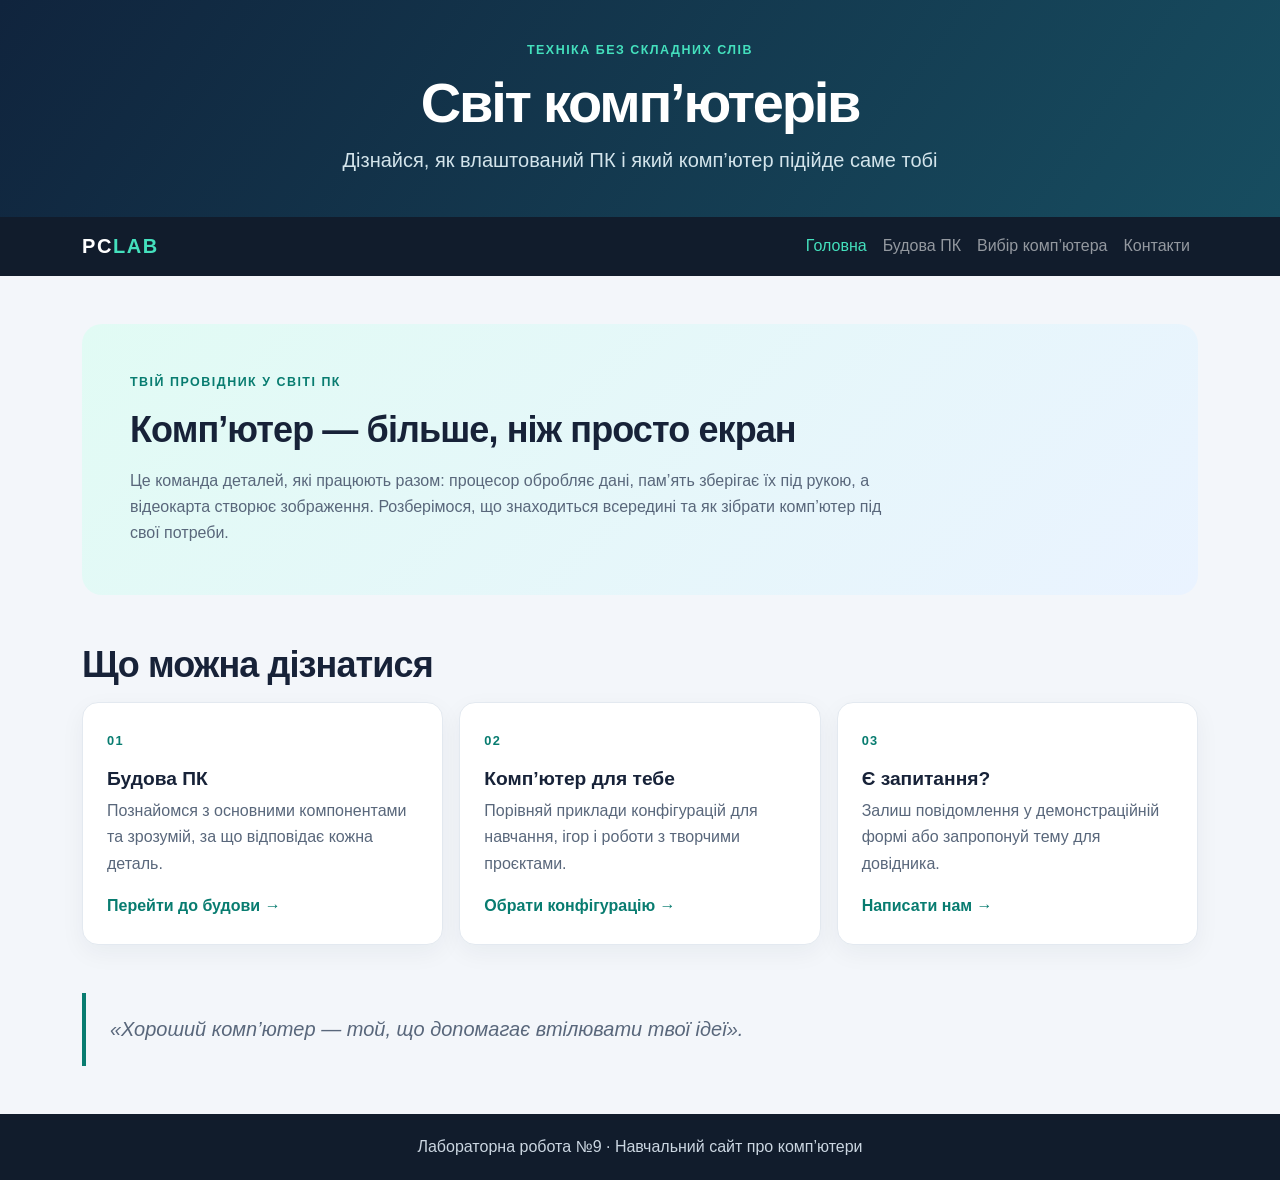
<file: index.html>
<!DOCTYPE html>
<html lang="uk">
<head>
<meta charset="utf-8">
<meta name="viewport" content="width=device-width, initial-scale=1">
<meta name="description" content="Зрозумілий довідник про комп'ютери, їхні компоненти та вибір ПК для різних завдань.">
<title>Головна | Світ комп’ютерів</title>
<link rel="stylesheet" href="https://cdn.jsdelivr.net/npm/bootstrap@5.3.3/dist/css/bootstrap.min.css">
<link rel="stylesheet" href="styles.css">
</head>
<body>
<header class="site-header text-center">
<div class="container">
<p class="eyebrow mb-2">ТЕХНІКА БЕЗ СКЛАДНИХ СЛІВ</p>
<h1>Світ комп’ютерів</h1>
<p class="lead mb-0">Дізнайся, як влаштований ПК і який комп’ютер підійде саме тобі</p>
</div>
</header>
<nav class="navbar navbar-expand-md navbar-dark bg-dark">
<div class="container">
<a class="navbar-brand" href="index.html">PC<span>LAB</span></a>
<button class="navbar-toggler" type="button" data-bs-toggle="collapse" data-bs-target="#menu" aria-controls="menu" aria-expanded="false" aria-label="Відкрити меню">
<span class="navbar-toggler-icon"></span>
</button>
<div class="collapse navbar-collapse" id="menu">
<ul class="navbar-nav ms-auto"><li class="nav-item"><a class="nav-link active" aria-current="page" href="index.html">Головна</a></li><li class="nav-item"><a class="nav-link" href="basics.html">Будова ПК</a></li><li class="nav-item"><a class="nav-link" href="labs.html">Вибір комп’ютера</a></li><li class="nav-item"><a class="nav-link" href="contacts.html">Контакти</a></li></ul>
</div>
</div>
</nav>
<main class="container my-4 my-lg-5">
<article>
<section class="intro-panel mb-4 mb-lg-5" id="intro">
<p class="eyebrow">ТВІЙ ПРОВІДНИК У СВІТІ ПК</p>
<h2>Комп’ютер — більше, ніж просто екран</h2>
<p class="mb-0">Це команда деталей, які працюють разом: процесор обробляє дані, пам’ять зберігає їх під рукою, а відеокарта створює зображення. Розберімося, що знаходиться всередині та як зібрати комп’ютер під свої потреби.</p>
</section>
<h2>Що можна дізнатися</h2>
<div class="row g-3">
<div class="col-md-4">
<section class="topic-card h-100">
<span class="topic-number">01</span>
<h3>Будова ПК</h3>
<p>Познайомся з основними компонентами та зрозумій, за що відповідає кожна деталь.</p>
<a href="basics.html">Перейти до будови <span aria-hidden="true">→</span></a>
</section>
</div>
<div class="col-md-4">
<section class="topic-card h-100">
<span class="topic-number">02</span>
<h3>Комп’ютер для тебе</h3>
<p>Порівняй приклади конфігурацій для навчання, ігор і роботи з творчими проєктами.</p>
<a href="labs.html">Обрати конфігурацію <span aria-hidden="true">→</span></a>
</section>
</div>
<div class="col-md-4">
<section class="topic-card h-100">
<span class="topic-number">03</span>
<h3>Є запитання?</h3>
<p>Залиш повідомлення у демонстраційній формі або запропонуй тему для довідника.</p>
<a href="contacts.html">Написати нам <span aria-hidden="true">→</span></a>
</section>
</div>
</div>
<blockquote class="blockquote feature-quote mt-4 mt-lg-5">
<p class="mb-0">«Хороший комп’ютер — той, що допомагає втілювати твої ідеї».</p>
</blockquote>
</article>
</main>
<footer class="site-footer text-center">
<p class="mb-0">Лабораторна робота №9 · Навчальний сайт про комп’ютери</p>
</footer>
<script src="https://cdn.jsdelivr.net/npm/bootstrap@5.3.3/dist/js/bootstrap.bundle.min.js"></script>
</body>
</html>
</file>
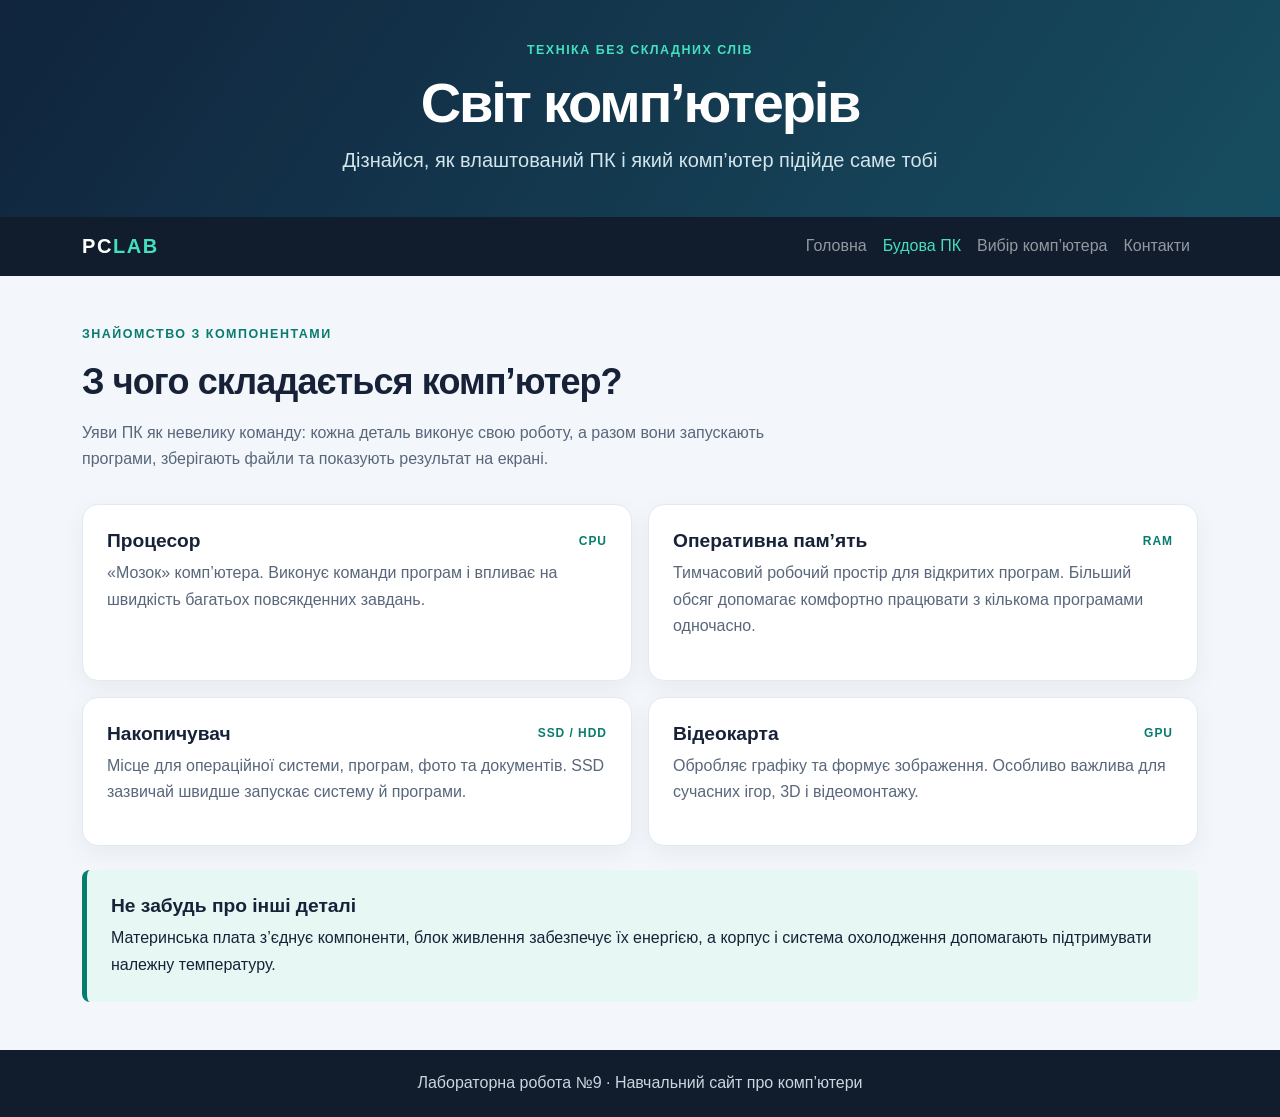
<file: basics.html>
<!DOCTYPE html>
<html lang="uk">
<head>
<meta charset="utf-8">
<meta name="viewport" content="width=device-width, initial-scale=1">
<meta name="description" content="Коротко про основні компоненти персонального комп'ютера та їхні функції.">
<title>Будова ПК | Світ комп’ютерів</title>
<link rel="stylesheet" href="https://cdn.jsdelivr.net/npm/bootstrap@5.3.3/dist/css/bootstrap.min.css">
<link rel="stylesheet" href="styles.css">
</head>
<body>
<header class="site-header text-center">
<div class="container">
<p class="eyebrow mb-2">ТЕХНІКА БЕЗ СКЛАДНИХ СЛІВ</p>
<h1>Світ комп’ютерів</h1>
<p class="lead mb-0">Дізнайся, як влаштований ПК і який комп’ютер підійде саме тобі</p>
</div>
</header>
<nav class="navbar navbar-expand-md navbar-dark bg-dark">
<div class="container">
<a class="navbar-brand" href="index.html">PC<span>LAB</span></a>
<button class="navbar-toggler" type="button" data-bs-toggle="collapse" data-bs-target="#menu" aria-controls="menu" aria-expanded="false" aria-label="Відкрити меню">
<span class="navbar-toggler-icon"></span>
</button>
<div class="collapse navbar-collapse" id="menu">
<ul class="navbar-nav ms-auto"><li class="nav-item"><a class="nav-link" href="index.html">Головна</a></li><li class="nav-item"><a class="nav-link active" aria-current="page" href="basics.html">Будова ПК</a></li><li class="nav-item"><a class="nav-link" href="labs.html">Вибір комп’ютера</a></li><li class="nav-item"><a class="nav-link" href="contacts.html">Контакти</a></li></ul>
</div>
</div>
</nav>
<main class="container my-4 my-lg-5">
<article>
<p class="eyebrow">ЗНАЙОМСТВО З КОМПОНЕНТАМИ</p>
<h2>З чого складається комп’ютер?</h2>
<p class="page-lead">Уяви ПК як невелику команду: кожна деталь виконує свою роботу, а разом вони запускають програми, зберігають файли та показують результат на екрані.</p>
<div class="row g-3 mt-2">
<div class="col-md-6">
<section class="component-card h-100">
<h3>Процесор <span>CPU</span></h3>
<p>«Мозок» комп’ютера. Виконує команди програм і впливає на швидкість багатьох повсякденних завдань.</p>
</section>
</div>
<div class="col-md-6">
<section class="component-card h-100">
<h3>Оперативна пам’ять <span>RAM</span></h3>
<p>Тимчасовий робочий простір для відкритих програм. Більший обсяг допомагає комфортно працювати з кількома програмами одночасно.</p>
</section>
</div>
<div class="col-md-6">
<section class="component-card h-100">
<h3>Накопичувач <span>SSD / HDD</span></h3>
<p>Місце для операційної системи, програм, фото та документів. SSD зазвичай швидше запускає систему й програми.</p>
</section>
</div>
<div class="col-md-6">
<section class="component-card h-100">
<h3>Відеокарта <span>GPU</span></h3>
<p>Обробляє графіку та формує зображення. Особливо важлива для сучасних ігор, 3D і відеомонтажу.</p>
</section>
</div>
</div>
<section class="tip-panel mt-4">
<h3>Не забудь про інші деталі</h3>
<p class="mb-0">Материнська плата з’єднує компоненти, блок живлення забезпечує їх енергією, а корпус і система охолодження допомагають підтримувати належну температуру.</p>
</section>
</article>
</main>
<footer class="site-footer text-center">
<p class="mb-0">Лабораторна робота №9 · Навчальний сайт про комп’ютери</p>
</footer>
<script src="https://cdn.jsdelivr.net/npm/bootstrap@5.3.3/dist/js/bootstrap.bundle.min.js"></script>
</body>
</html>
</file>
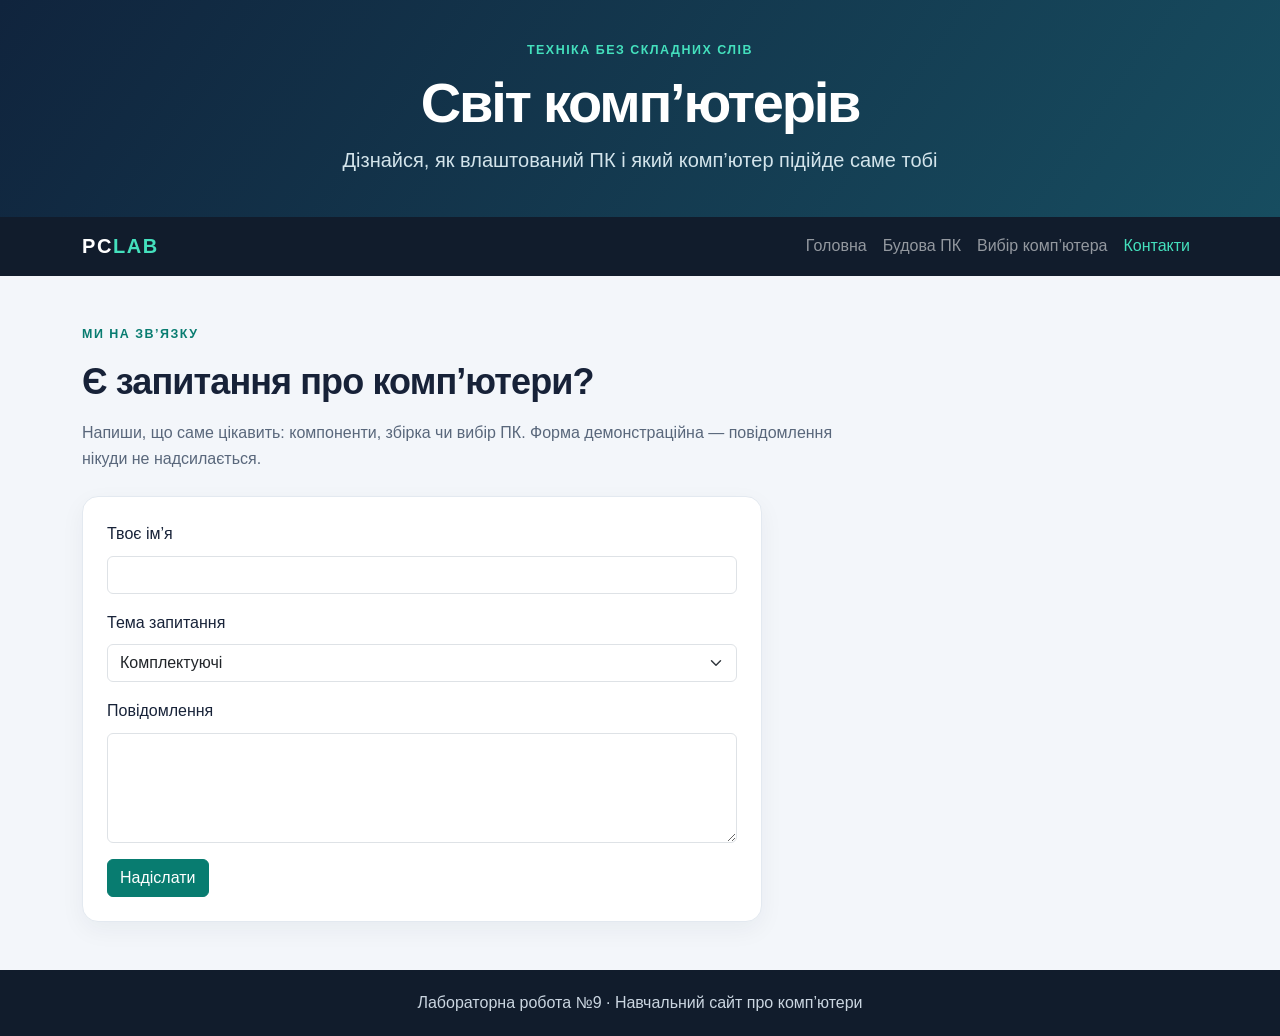
<file: contacts.html>
<!DOCTYPE html>
<html lang="uk">
<head>
<meta charset="utf-8">
<meta name="viewport" content="width=device-width, initial-scale=1">
<meta name="description" content="Постав запитання про комп'ютери або запропонуй тему для довідника.">
<title>Контакти | Світ комп’ютерів</title>
<link rel="stylesheet" href="https://cdn.jsdelivr.net/npm/bootstrap@5.3.3/dist/css/bootstrap.min.css">
<link rel="stylesheet" href="styles.css">
</head>
<body>
<header class="site-header text-center">
<div class="container">
<p class="eyebrow mb-2">ТЕХНІКА БЕЗ СКЛАДНИХ СЛІВ</p>
<h1>Світ комп’ютерів</h1>
<p class="lead mb-0">Дізнайся, як влаштований ПК і який комп’ютер підійде саме тобі</p>
</div>
</header>
<nav class="navbar navbar-expand-md navbar-dark bg-dark">
<div class="container">
<a class="navbar-brand" href="index.html">PC<span>LAB</span></a>
<button class="navbar-toggler" type="button" data-bs-toggle="collapse" data-bs-target="#menu" aria-controls="menu" aria-expanded="false" aria-label="Відкрити меню">
<span class="navbar-toggler-icon"></span>
</button>
<div class="collapse navbar-collapse" id="menu">
<ul class="navbar-nav ms-auto"><li class="nav-item"><a class="nav-link" href="index.html">Головна</a></li><li class="nav-item"><a class="nav-link" href="basics.html">Будова ПК</a></li><li class="nav-item"><a class="nav-link" href="labs.html">Вибір комп’ютера</a></li><li class="nav-item"><a class="nav-link active" aria-current="page" href="contacts.html">Контакти</a></li></ul>
</div>
</div>
</nav>
<main class="container my-4 my-lg-5">
<article>
<p class="eyebrow">МИ НА ЗВ’ЯЗКУ</p>
<h2>Є запитання про комп’ютери?</h2>
<p class="page-lead">Напиши, що саме цікавить: компоненти, збірка чи вибір ПК. Форма демонстраційна — повідомлення нікуди не надсилається.</p>
<form action="#" method="get" class="contact-form mt-4">
<div class="mb-3">
<label for="name" class="form-label">Твоє ім’я</label>
<input type="text" class="form-control" id="name" name="name" autocomplete="name" required>
</div>
<div class="mb-3">
<label for="topic" class="form-label">Тема запитання</label>
<select class="form-select" id="topic" name="topic">
<option value="components">Комплектуючі</option>
<option value="build">Збірка комп’ютера</option>
<option value="other">Інше</option>
</select>
</div>
<div class="mb-3">
<label for="question" class="form-label">Повідомлення</label>
<textarea class="form-control" id="question" name="question" rows="4" required></textarea>
</div>
<button type="submit" class="btn btn-primary">Надіслати</button>
</form>
</article>
</main>
<footer class="site-footer text-center">
<p class="mb-0">Лабораторна робота №9 · Навчальний сайт про комп’ютери</p>
</footer>
<script src="https://cdn.jsdelivr.net/npm/bootstrap@5.3.3/dist/js/bootstrap.bundle.min.js"></script>
</body>
</html>
</file>
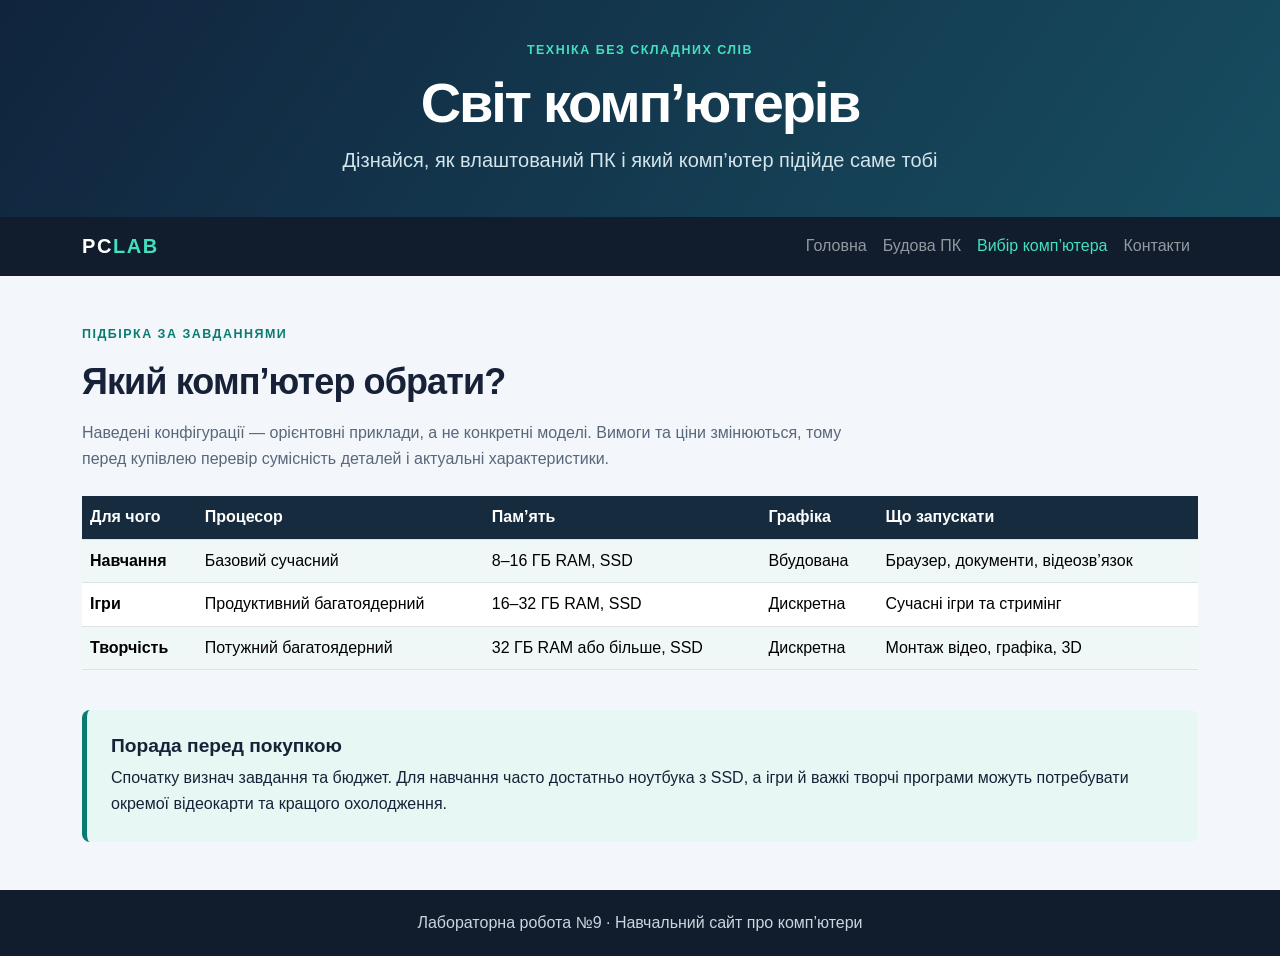
<file: labs.html>
<!DOCTYPE html>
<html lang="uk">
<head>
<meta charset="utf-8">
<meta name="viewport" content="width=device-width, initial-scale=1">
<meta name="description" content="Порівняння прикладів комп'ютерів для навчання, ігор і творчої роботи.">
<title>Вибір комп’ютера | Світ комп’ютерів</title>
<link rel="stylesheet" href="https://cdn.jsdelivr.net/npm/bootstrap@5.3.3/dist/css/bootstrap.min.css">
<link rel="stylesheet" href="styles.css">
</head>
<body>
<header class="site-header text-center">
<div class="container">
<p class="eyebrow mb-2">ТЕХНІКА БЕЗ СКЛАДНИХ СЛІВ</p>
<h1>Світ комп’ютерів</h1>
<p class="lead mb-0">Дізнайся, як влаштований ПК і який комп’ютер підійде саме тобі</p>
</div>
</header>
<nav class="navbar navbar-expand-md navbar-dark bg-dark">
<div class="container">
<a class="navbar-brand" href="index.html">PC<span>LAB</span></a>
<button class="navbar-toggler" type="button" data-bs-toggle="collapse" data-bs-target="#menu" aria-controls="menu" aria-expanded="false" aria-label="Відкрити меню">
<span class="navbar-toggler-icon"></span>
</button>
<div class="collapse navbar-collapse" id="menu">
<ul class="navbar-nav ms-auto"><li class="nav-item"><a class="nav-link" href="index.html">Головна</a></li><li class="nav-item"><a class="nav-link" href="basics.html">Будова ПК</a></li><li class="nav-item"><a class="nav-link active" aria-current="page" href="labs.html">Вибір комп’ютера</a></li><li class="nav-item"><a class="nav-link" href="contacts.html">Контакти</a></li></ul>
</div>
</div>
</nav>
<main class="container my-4 my-lg-5">
<article>
<p class="eyebrow">ПІДБІРКА ЗА ЗАВДАННЯМИ</p>
<h2>Який комп’ютер обрати?</h2>
<p class="page-lead">Наведені конфігурації — орієнтовні приклади, а не конкретні моделі. Вимоги та ціни змінюються, тому перед купівлею перевір сумісність деталей і актуальні характеристики.</p>
<div class="table-responsive mt-4">
<table class="table table-striped table-hover align-middle">
<thead>
<tr><th scope="col">Для чого</th><th scope="col">Процесор</th><th scope="col">Пам’ять</th><th scope="col">Графіка</th><th scope="col">Що запускати</th></tr>
</thead>
<tbody>
<tr><th scope="row">Навчання</th><td>Базовий сучасний</td><td>8–16 ГБ RAM, SSD</td><td>Вбудована</td><td>Браузер, документи, відеозв’язок</td></tr>
<tr><th scope="row">Ігри</th><td>Продуктивний багатоядерний</td><td>16–32 ГБ RAM, SSD</td><td>Дискретна</td><td>Сучасні ігри та стримінг</td></tr>
<tr><th scope="row">Творчість</th><td>Потужний багатоядерний</td><td>32 ГБ RAM або більше, SSD</td><td>Дискретна</td><td>Монтаж відео, графіка, 3D</td></tr>
</tbody>
</table>
</div>
<section class="tip-panel mt-4">
<h3>Порада перед покупкою</h3>
<p class="mb-0">Спочатку визнач завдання та бюджет. Для навчання часто достатньо ноутбука з SSD, а ігри й важкі творчі програми можуть потребувати окремої відеокарти та кращого охолодження.</p>
</section>
</article>
</main>
<footer class="site-footer text-center">
<p class="mb-0">Лабораторна робота №9 · Навчальний сайт про комп’ютери</p>
</footer>
<script src="https://cdn.jsdelivr.net/npm/bootstrap@5.3.3/dist/js/bootstrap.bundle.min.js"></script>
</body>
</html>
</file>
<file: styles.css>
:root {
    --ink: #172238;
    --muted: #59677b;
    --accent: #44e0bd;
    --accent-dark: #087c70;
    --surface: #ffffff;
    --page: #f3f6fa;
}

body {
    font-family: "Segoe UI", Arial, sans-serif;
    background-color: var(--page);
    color: var(--ink);
    line-height: 1.65;
}

.site-header {
    background: linear-gradient(125deg, #10243d, #174d60);
    color: var(--surface);
    padding: 2.5rem 1rem;
}

.site-header h1 {
    font-size: clamp(2.2rem, 5vw, 3.5rem);
    font-weight: 750;
    letter-spacing: -0.04em;
}

.site-header .lead {
    color: #d3e4eb;
}

.eyebrow {
    color: var(--accent-dark);
    font-size: 0.78rem;
    font-weight: 800;
    letter-spacing: 0.12em;
}

.site-header .eyebrow {
    color: var(--accent);
}

.navbar {
    background-color: #111c2c !important;
}

.navbar-brand {
    font-weight: 800;
    letter-spacing: 0.08em;
}

.navbar-brand span {
    color: var(--accent);
}

.nav-link.active {
    color: var(--accent) !important;
}

h2 {
    margin-bottom: 1rem;
    font-size: clamp(1.7rem, 3vw, 2.25rem);
    font-weight: 750;
    letter-spacing: -0.025em;
}

h3 {
    font-size: 1.2rem;
    font-weight: 700;
}

.intro-panel {
    padding: clamp(1.5rem, 4vw, 3rem);
    border-radius: 1.25rem;
    background: linear-gradient(135deg, #e1fbf4, #eaf3ff);
}

.intro-panel h2 {
    max-width: 700px;
}

.intro-panel > p:last-child,
.page-lead {
    max-width: 760px;
    color: var(--muted);
}

.topic-card,
.component-card,
.contact-form {
    padding: 1.5rem;
    border: 1px solid #e3e9f0;
    border-radius: 1rem;
    background-color: var(--surface);
    box-shadow: 0 8px 24px rgb(23 34 56 / 5%);
}

.topic-number {
    display: inline-block;
    margin-bottom: 1rem;
    color: var(--accent-dark);
    font-size: 0.8rem;
    font-weight: 800;
    letter-spacing: 0.1em;
}

.topic-card p,
.component-card p {
    color: var(--muted);
}

.topic-card a {
    color: var(--accent-dark);
    font-weight: 700;
    text-decoration: none;
}

.topic-card a:hover {
    text-decoration: underline;
}

.component-card h3 {
    display: flex;
    align-items: center;
    justify-content: space-between;
    gap: 1rem;
}

.component-card h3 span {
    color: var(--accent-dark);
    font-size: 0.75rem;
    letter-spacing: 0.08em;
}

.tip-panel {
    padding: 1.5rem;
    border-left: 5px solid var(--accent-dark);
    border-radius: 0.5rem;
    background-color: #e7f7f3;
}

.feature-quote {
    padding: 1.25rem 1.5rem;
    border-left: 4px solid var(--accent-dark);
    color: var(--muted);
    font-style: italic;
}

.table {
    --bs-table-bg: var(--surface);
    --bs-table-striped-bg: #f0f7f7;
}

.table thead th {
    background-color: #172b3f;
    color: var(--surface);
    white-space: nowrap;
}

.contact-form {
    max-width: 680px;
}

.form-control:focus,
.form-select:focus {
    border-color: var(--accent-dark);
    box-shadow: 0 0 0 0.2rem rgb(8 124 112 / 15%);
}

.btn-primary {
    border-color: #087c70;
    background-color: #087c70;
}

.btn-primary:hover {
    border-color: #06665d;
    background-color: #06665d;
}

a:focus-visible,
button:focus-visible,
input:focus-visible,
select:focus-visible,
textarea:focus-visible {
    outline: 3px solid #e0a526;
    outline-offset: 3px;
}

.site-footer {
    margin-top: 2rem;
    padding: 1.25rem 1rem;
    background-color: #111c2c;
    color: #cbd6e1;
}
</file>
